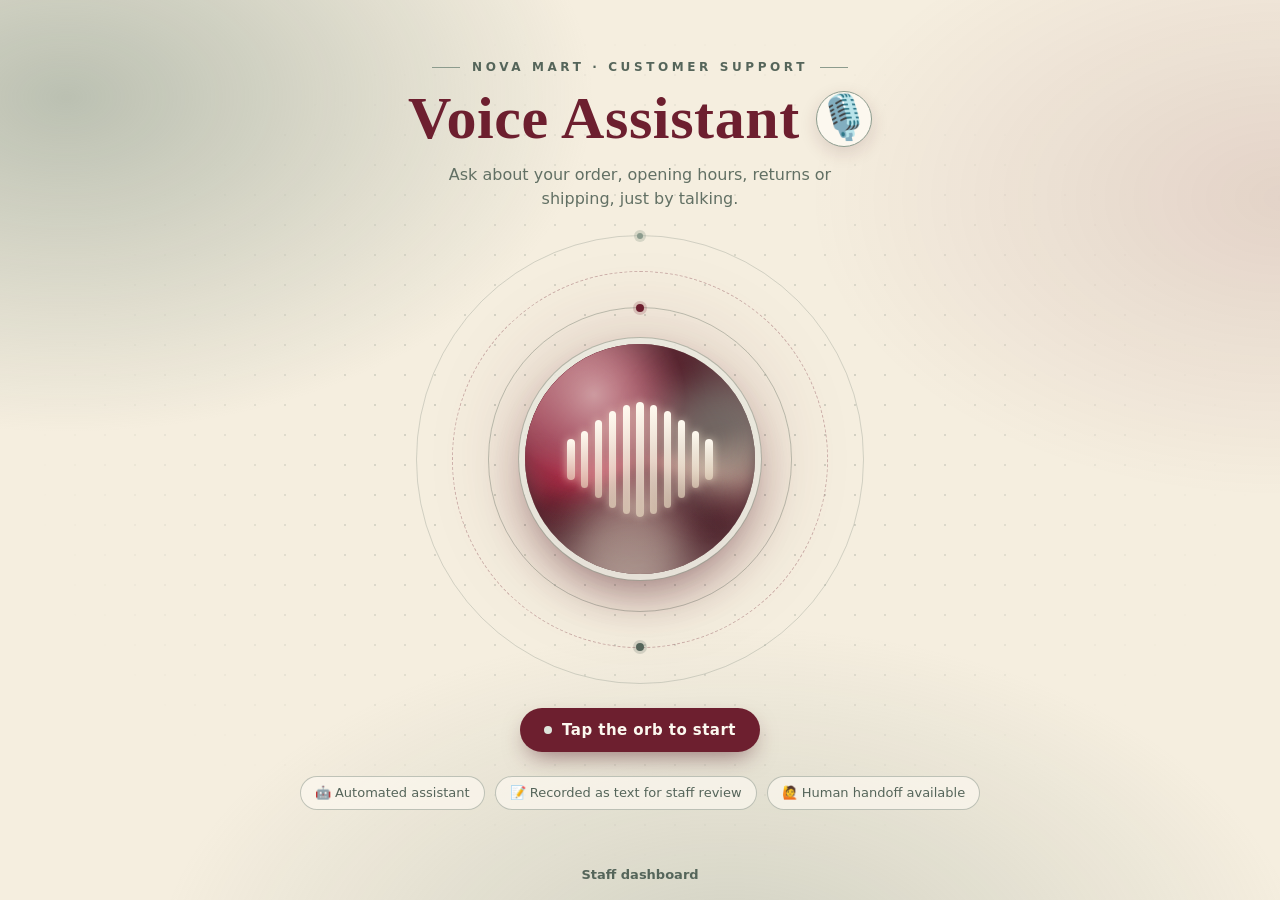
<file: index.html>
<!doctype html>
<html lang="en">
<head>
  <meta charset="utf-8">
  <meta name="viewport" content="width=device-width, initial-scale=1">
  <title>Voice Assistant</title>
  <style>
    :root {
      color-scheme: light;
      --cream: #f5eedf; --cream-hi: #fcf8ef; --cream-lo: #eadfca;
      --sage: #8c9b8d; --sage-dk: #55655a; --sage-lt: #dfe5dc;
      --burg: #6d1f2f; --burg-dk: #4e1522;
      --ink: #2d1c1f; --muted: #627064;
      --serif: "Iowan Old Style", "Palatino Linotype", Palatino, "Book Antiqua", Georgia, serif;
    }
    * { box-sizing: border-box; }
    html, body { min-height: 100%; margin: 0; }
    body {
      position: relative; min-height: 100vh; overflow-x: hidden; color: var(--ink);
      background: var(--cream);
      font: 16px/1.5 system-ui, -apple-system, "Segoe UI", Roboto, sans-serif;
      display: flex; flex-direction: column; align-items: center; justify-content: center;
      gap: 24px; padding: 28px 20px 60px; text-align: center;
    }

    /* ---------- background: sage and burgundy washes + fading dot grid ---------- */
    body::before {
      content: ""; position: fixed; inset: -20%; z-index: -2; pointer-events: none;
      background:
        radial-gradient(42% 38% at 18% 22%, rgba(140, 155, 141, .55), transparent 70%),
        radial-gradient(38% 34% at 86% 30%, rgba(109, 31, 47, .13), transparent 70%),
        radial-gradient(46% 40% at 55% 92%, rgba(140, 155, 141, .35), transparent 70%);
      animation: drift 24s ease-in-out infinite alternate;
    }
    body::after {
      content: ""; position: fixed; inset: 0; z-index: -1; pointer-events: none;
      background-image: radial-gradient(rgba(85, 101, 90, .28) 1px, transparent 1.3px);
      background-size: 30px 30px;
      -webkit-mask-image: radial-gradient(ellipse at 50% 50%, #000 10%, transparent 68%);
              mask-image: radial-gradient(ellipse at 50% 50%, #000 10%, transparent 68%);
    }
    @keyframes drift { to { transform: translate(3%, -2%) rotate(4deg) scale(1.06); } }

    /* ---------- heading ---------- */
    .eyebrow { font-size: 12px; font-weight: 700; letter-spacing: .3em; text-transform: uppercase; color: var(--sage-dk); margin-bottom: 10px; }
    .eyebrow::before, .eyebrow::after { content: ""; display: inline-block; width: 28px; height: 1px; background: var(--sage); vertical-align: middle; margin: 0 12px; }
    .title {
      display: flex; align-items: center; justify-content: center; gap: 16px;
      margin: 0; font-family: var(--serif); font-weight: 700; font-size: clamp(34px, 6.4vw, 60px);
      letter-spacing: .01em; line-height: 1.08; color: var(--burg);
    }
    .emoji {
      width: 1.3em; height: 1.3em; display: grid; place-items: center; font-size: .72em; letter-spacing: 0;
      border-radius: 50%; background: var(--cream-hi); border: 1px solid var(--sage);
      box-shadow: 0 6px 18px rgba(78, 21, 34, .14); animation: bob 3.4s ease-in-out infinite;
    }
    @keyframes bob { 50% { transform: translateY(-5px) rotate(-6deg); } }
    .sub { margin: 12px auto 0; max-width: 44ch; color: var(--muted); font-size: 16px; }

    /* ---------- stage: orb + orbits + ripples ---------- */
    .stage {
      --size: clamp(150px, 26vmin, 230px);
      position: relative; width: calc(var(--size) * 1.95); height: calc(var(--size) * 1.95);
      display: grid; place-items: center; flex: none;
    }
    .ring { position: absolute; border-radius: 50%; border: 1px solid rgba(85, 101, 90, .35); animation: spin 26s linear infinite; }
    .ring::after {
      content: ""; position: absolute; top: -4px; left: 50%; width: 8px; height: 8px; margin-left: -4px; border-radius: 50%;
      background: var(--burg); box-shadow: 0 0 0 3px rgba(109, 31, 47, .18);
    }
    .r1 { width: 68%; height: 68%; animation-duration: 18s; }
    .r2 { width: 84%; height: 84%; border-style: dashed; border-color: rgba(109, 31, 47, .3); animation-duration: 32s; animation-direction: reverse; }
    .r2::after { background: var(--sage-dk); box-shadow: 0 0 0 3px rgba(85, 101, 90, .2); top: auto; bottom: -4px; }
    .r3 { width: 100%; height: 100%; border-color: rgba(85, 101, 90, .22); animation-duration: 46s; }
    .r3::after { background: var(--sage); box-shadow: 0 0 0 3px rgba(140, 155, 141, .3); width: 6px; height: 6px; margin-left: -3px; top: -3px; }
    @keyframes spin { to { transform: rotate(360deg); } }

    .ripple {
      position: absolute; width: var(--size); height: var(--size); border-radius: 50%;
      border: 1.5px solid rgba(109, 31, 47, .4); opacity: 0; animation: ripple 5s ease-out infinite;
    }
    .ripple:nth-of-type(2) { animation-delay: 1.7s; }
    .ripple:nth-of-type(3) { animation-delay: 3.4s; }
    @keyframes ripple { 0% { transform: scale(1); opacity: .55; } 100% { transform: scale(1.85); opacity: 0; } }

    /* ---------- the orb ---------- */
    .orb {
      position: relative; width: var(--size); height: var(--size);
      border: 0; padding: 0; border-radius: 50%; cursor: pointer; background: radial-gradient(circle at 50% 40%, #5a1627 0%, #3a0c17 70%);
      overflow: hidden; isolation: isolate; z-index: 2;
      box-shadow: 0 0 0 6px rgba(252, 248, 239, .75), 0 0 0 7px rgba(140, 155, 141, .55),
                  0 22px 50px -8px rgba(78, 21, 34, .55), 0 0 90px 10px rgba(109, 31, 47, .18);
      transition: transform .35s cubic-bezier(.2, .8, .2, 1), box-shadow .35s;
      animation: breathe 5s ease-in-out infinite;
    }
    .orb:hover { transform: scale(1.06); box-shadow: 0 0 0 6px rgba(252,248,239,.9), 0 0 0 7px var(--sage), 0 26px 60px -8px rgba(78,21,34,.65), 0 0 110px 16px rgba(109,31,47,.26); }
    .orb:active { transform: scale(.97); }
    .orb:focus-visible { outline: 3px solid var(--burg); outline-offset: 12px; }
    @keyframes breathe { 50% { transform: scale(1.03); } }

    .blob { position: absolute; border-radius: 50%; filter: blur(20px); mix-blend-mode: normal; }
    .b1 { width: 72%; height: 72%; left: -12%; top: -8%; background: #9a2b45; opacity: .9; animation: d1 9s ease-in-out infinite; }
    .b2 { width: 54%; height: 54%; right: -10%; top: 14%; background: #8c9b8d; opacity: .62; animation: d2 11s ease-in-out infinite; }
    .b3 { width: 50%; height: 50%; left: 20%; bottom: -14%; background: #eadfca; opacity: .5; animation: d3 13s ease-in-out infinite; }
    @keyframes d1 { 50% { transform: translate(35%, 30%) scale(1.15); } }
    @keyframes d2 { 50% { transform: translate(-40%, 20%) scale(.9); } }
    @keyframes d3 { 50% { transform: translate(25%, -35%) scale(1.2); } }

    .ribbons {
      position: absolute; inset: 0; border-radius: 50%; mix-blend-mode: overlay; opacity: .75; filter: blur(6px);
      background: conic-gradient(from 0deg, transparent 0 20%, rgba(255,246,228,.8) 28%, transparent 36% 62%, rgba(255,246,228,.55) 70%, transparent 78%);
      animation: spin 12s linear infinite;
    }
    .glass {
      position: absolute; inset: 0; border-radius: 50%; pointer-events: none;
      background: radial-gradient(circle at 30% 22%, rgba(255,250,238,.55) 0, rgba(255,250,238,0) 38%),
                  radial-gradient(circle at 50% 120%, rgba(255,250,238,.25) 0, rgba(255,250,238,0) 50%);
      box-shadow: inset 0 0 40px rgba(255, 246, 228, .2);
    }

    /* voice waveform inside the orb */
    .wave { position: absolute; inset: 0; display: flex; align-items: center; justify-content: center; gap: calc(var(--size) * .028); z-index: 1; }
    .wave i {
      display: block; width: calc(var(--size) * .032); height: calc(var(--size) * .5 * var(--h));
      border-radius: 99px; background: linear-gradient(#fffaf0, rgba(245, 232, 205, .65));
      box-shadow: 0 0 10px rgba(255, 244, 220, .65);
      transform-origin: center; animation: eq var(--dur, 2.2s) ease-in-out infinite; animation-delay: calc(var(--i) * -.19s);
    }
    @keyframes eq { 0%, 100% { transform: scaleY(.22); opacity: .75; } 50% { transform: scaleY(1); opacity: 1; } }

    /* speaking state (set from JS on the stage) */
    .stage.speaking .orb { animation: breathe 1.1s ease-in-out infinite; }
    .stage.speaking .wave i { --dur: .55s; }
    .stage.speaking .ribbons { animation-duration: 3s; }
    .stage.speaking .ripple { animation-duration: 2s; }
    .stage.speaking .ring { animation-duration: 9s; }

    /* ---------- call to action + trust row ---------- */
    .cta {
      display: inline-flex; align-items: center; gap: 10px; margin: 0; padding: 11px 24px; border-radius: 999px;
      background: var(--burg); color: var(--cream-hi); font-size: 15px; font-weight: 600; letter-spacing: .03em;
      box-shadow: 0 10px 24px -8px rgba(78, 21, 34, .6);
    }
    .cta::before { content: ""; width: 8px; height: 8px; border-radius: 50%; background: var(--sage-lt); box-shadow: 0 0 0 0 rgba(223, 229, 220, .7); animation: ping 1.8s infinite; }
    @keyframes ping { 70% { box-shadow: 0 0 0 9px rgba(223, 229, 220, 0); } 100% { box-shadow: 0 0 0 0 rgba(223, 229, 220, 0); } }
    .trust { display: flex; flex-wrap: wrap; justify-content: center; gap: 8px 10px; margin: 0; padding: 0; list-style: none; }
    .trust li { font-size: 13px; color: var(--sage-dk); padding: 6px 14px; border-radius: 999px; border: 1px solid rgba(85, 101, 90, .35); background: rgba(252, 248, 239, .7); }
    .links { position: fixed; bottom: 16px; left: 0; right: 0; font-size: 13px; }
    .links a { color: var(--sage-dk); text-decoration: none; font-weight: 600; border-bottom: 1px solid transparent; }
    .links a:hover { color: var(--burg); border-bottom-color: var(--burg); }

    @media (max-width: 480px) {
      .eyebrow { letter-spacing: .2em; font-size: 11px; }
      .eyebrow::before, .eyebrow::after { display: none; }
    }

    @media (prefers-reduced-motion: reduce) {
      *, *::before, *::after { animation: none !important; transition: none !important; }
      .wave i { transform: scaleY(.6); }
    }
  </style>
</head>
<body>
  <header>
    <div class="eyebrow">Nova Mart · Customer support</div>
    <h1 class="title"><span>Voice Assistant</span><span class="emoji" aria-hidden="true">🎙️</span></h1>
    <p class="sub">Ask about your order, opening hours, returns or shipping, just by talking.</p>
  </header>

  <div class="stage" id="stage">
    <span class="ring r3"></span><span class="ring r2"></span><span class="ring r1"></span>
    <span class="ripple"></span><span class="ripple"></span><span class="ripple"></span>
    <button class="orb" id="orb" type="button" aria-label="Start the voice assistant">
      <span class="blob b1"></span><span class="blob b2"></span><span class="blob b3"></span>
      <span class="ribbons"></span>
      <span class="wave" aria-hidden="true">
        <i style="--i:0;--h:.35"></i><i style="--i:1;--h:.5"></i><i style="--i:2;--h:.68"></i><i style="--i:3;--h:.85"></i>
        <i style="--i:4;--h:.95"></i><i style="--i:5;--h:1"></i><i style="--i:6;--h:.95"></i><i style="--i:7;--h:.85"></i>
        <i style="--i:8;--h:.68"></i><i style="--i:9;--h:.5"></i><i style="--i:10;--h:.35"></i>
      </span>
      <span class="glass"></span>
    </button>
  </div>

  <p class="cta" id="hint">Tap the orb to start</p>
  <ul class="trust" aria-label="About this service">
    <li>🤖 Automated assistant</li>
    <li>📝 Recorded as text for staff review</li>
    <li>🙋 Human handoff available</li>
  </ul>
  <div class="links"><a href="staff.html" id="staff-link">Staff dashboard</a></div>

  <script>
    // Keep ?mock=1 (or any query string) when moving between pages.
    const q = location.search;
    document.getElementById("staff-link").href = "staff.html" + q;
    const GREETING = "Hello, I'm Nova Mart's automated assistant. How can I help you today?";
    const orb = document.getElementById("orb");
    const stage = document.getElementById("stage");
    const hint = document.getElementById("hint");
    let going = false;

    function go() {
      if (going) return; going = true;
      document.body.style.transition = "opacity .35s";
      document.body.style.opacity = "0";
      setTimeout(() => (location.href = "call.html" + q), 350);
    }

    orb.addEventListener("click", () => {
      if (going) return;
      try { sessionStorage.setItem("greeted", "1"); } catch {}
      if (!("speechSynthesis" in window)) { try { sessionStorage.removeItem("greeted"); } catch {} return go(); }
      // Speak the greeting now: a tap is the user gesture browsers require for audio.
      stage.classList.add("speaking");
      hint.textContent = "Nova Mart's automated assistant is greeting you…";
      speechSynthesis.cancel();
      const u = new SpeechSynthesisUtterance(GREETING);
      u.lang = "en-US";
      u.onend = u.onerror = go;
      speechSynthesis.speak(u);
      setTimeout(go, 9000); // safety net if speech never finishes
    });
  </script>
</body>
</html>
</file>
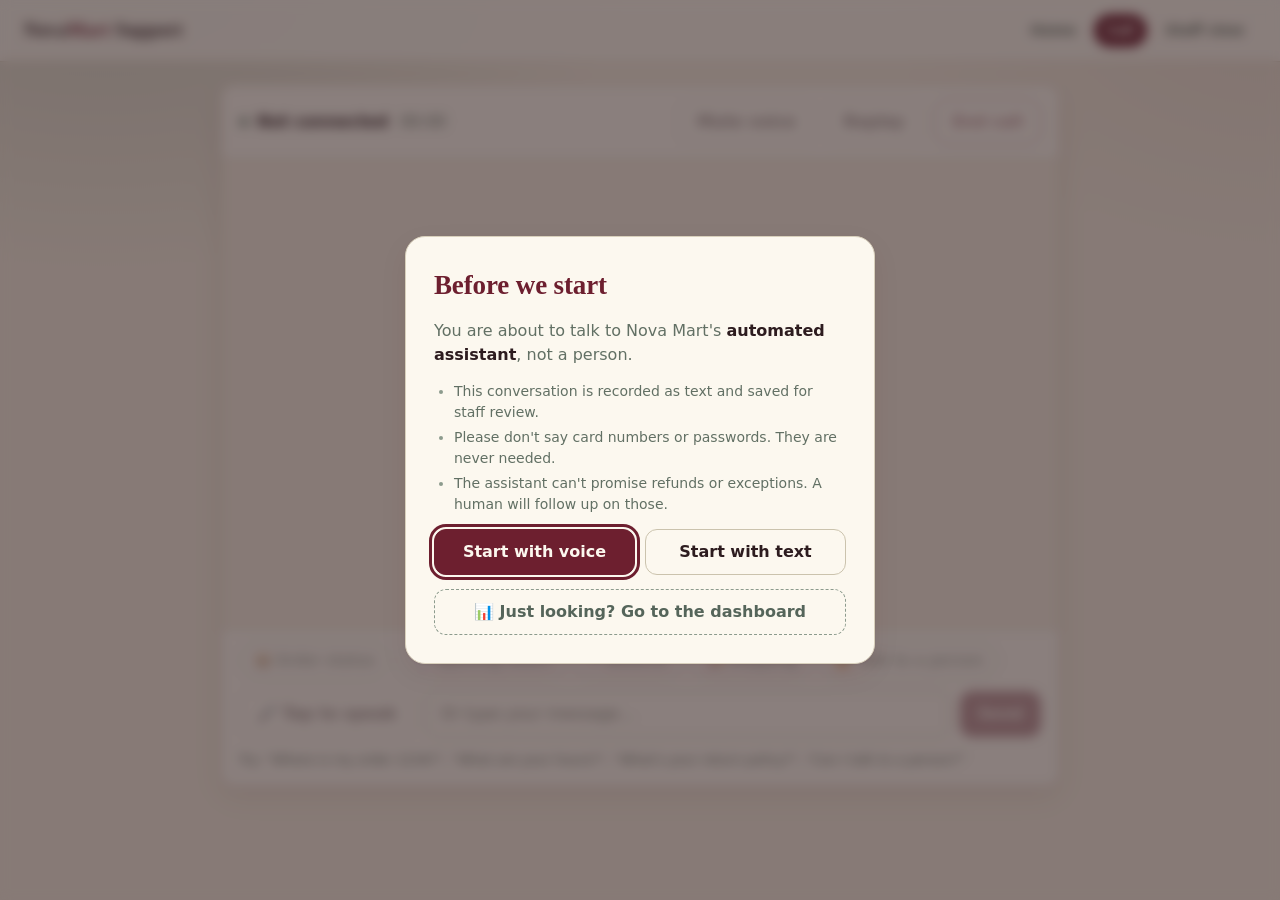
<file: call.html>
<!doctype html>
<html lang="en">
<head>
  <meta charset="utf-8">
  <meta name="viewport" content="width=device-width, initial-scale=1">
  <title>Nova Mart – Call Assistant</title>
  <link rel="stylesheet" href="style.css">
</head>
<body>
  <header class="topbar">
    <div class="brand">Nova<span>Mart</span> Support</div>
    <nav><a href="index.html">Home</a><a href="call.html" aria-current="page">Call</a><a href="staff.html">Staff view</a></nav>
  </header>

  <!-- consent + mode selection, shown before any session starts -->
  <div class="overlay" id="consent" role="dialog" aria-modal="true" aria-labelledby="consent-title">
    <div class="card dialog">
      <h1 id="consent-title">Before we start</h1>
      <p>You are about to talk to Nova Mart's <b>automated assistant</b>, not a person.</p>
      <ul>
        <li>This conversation is recorded as text and saved for staff review.</li>
        <li>Please don't say card numbers or passwords. They are never needed.</li>
        <li>The assistant can't promise refunds or exceptions. A human will follow up on those.</li>
      </ul>
      <div class="mode-pick">
        <button class="btn primary" id="start-voice">Start with voice</button>
        <button class="btn" id="start-text">Start with text</button>
      </div>
      <a class="btn dash-link" id="dash-link" href="staff.html">📊 Just looking? Go to the dashboard</a>
      <p class="hint" id="voice-support" hidden>Voice isn't supported in this browser. Text mode is available (Chrome works best for voice).</p>
    </div>
  </div>

  <main class="shell">
    <div class="banner" id="banner" hidden role="status"></div>

    <section class="card" aria-label="Call">
      <div class="callbar">
        <span class="status"><span class="dot" id="dot"></span><span id="status-text">Not connected</span></span>
        <span class="timer" id="timer">00:00</span>
        <span class="pill" id="mode-pill" hidden></span>
        <span class="spacer"></span>
        <button class="btn" id="mute" aria-pressed="false" disabled>Mute voice</button>
        <button class="btn" id="replay" disabled>Replay</button>
        <button class="btn danger" id="end" disabled>End call</button>
      </div>
      <div class="transcript" id="transcript" role="log" aria-live="polite" aria-label="Live transcript">
        <div class="empty" id="empty">Your live transcript will appear here once the call starts.</div>
      </div>
      <div class="controls">
        <div class="chips" id="chips" role="group" aria-label="Quick replies">
          <button class="chip" data-say="Where is my order?" disabled>📦 Order status</button>
          <button class="chip" data-say="What are your opening hours?" disabled>🕘 Opening hours</button>
          <button class="chip" data-say="What is your return policy?" disabled>↩️ Returns</button>
          <button class="chip" data-say="How long does shipping take?" disabled>🚚 Shipping</button>
          <button class="chip" data-say="I want to talk to a person" disabled>🙋 Talk to a person</button>
        </div>
        <div class="row">
          <button class="btn mic" id="mic" aria-pressed="false" disabled>🎤 Tap to speak</button>
          <form class="row" id="text-form" style="flex:1" autocomplete="off">
            <label class="sr-only" for="text-input">Type your message</label>
            <input type="text" id="text-input" placeholder="Or type your message…" disabled>
            <button class="btn primary" id="send" type="submit" disabled>Send</button>
          </form>
        </div>
        <div class="hint">Try: “Where is my order 1234?”, “What are your hours?”, “What's your return policy?”, “Can I talk to a person?”</div>
      </div>
    </section>

    <section class="card summary" id="summary" hidden aria-label="Call summary">
      <h2 id="summary-title">Call ended</h2>
      <div id="summary-body"></div>
      <div><button class="btn primary" id="new-call">Start a new call</button></div>
    </section>
  </main>

  <script>document.getElementById("dash-link").href = "staff.html" + location.search;</script>
  <script src="api.js"></script>
  <script src="app.js"></script>
</body>
</html>
</file>
<file: style.css>
/* =====================================================================
   NOVA MART: three-colour palette
   - Muted sage gray   (structure, secondary text, "resolved")
   - Warm cream beige  (surfaces)
   - Deep burgundy     (brand, actions, emphasis)
   Everything below is a shade or tint of those three, plus one dark
   burgundy-brown for body text.
   ===================================================================== */
:root {
  color-scheme: light;

  --cream:     #f5eedf;   /* page */
  --cream-hi:  #fcf8ef;   /* cards, inputs */
  --cream-lo:  #eadfca;   /* deeper beige: hover, tracks, notices */
  --sage:      #8c9b8d;   /* the sage gray itself */
  --sage-dk:   #55655a;   /* sage for text and strong lines */
  --sage-lt:   #dfe5dc;   /* sage tint: agent bubbles, hovers */
  --burg:      #6d1f2f;   /* the deep burgundy */
  --burg-dk:   #4e1522;   /* pressed / hover */
  --burg-lt:   #f0dcdd;   /* burgundy tint */
  --tan-ink:   #6c5832;   /* text on deeper beige */

  --bg: var(--cream);
  --panel: var(--cream-hi);
  --ink: #2d1c1f;
  --muted: #627064;
  --line: #d8d0bc;

  --brand: var(--burg);
  --brand-ink: var(--cream-hi);
  --brand-soft: var(--burg-lt);

  --good: #4a6050;        --good-soft: var(--sage-lt);
  --warn: var(--tan-ink); --warn-soft: #eddcb6;
  --bad: var(--burg);     --bad-soft: var(--burg-lt);

  --radius: 14px;
  --serif: "Iowan Old Style", "Palatino Linotype", Palatino, "Book Antiqua", Georgia, serif;
  --shadow: 0 1px 2px rgba(78, 21, 34, .06), 0 10px 28px rgba(78, 21, 34, .07);
}

* { box-sizing: border-box; }
html, body { height: 100%; }
body {
  margin: 0; color: var(--ink);
  background:
    radial-gradient(60% 50% at 8% -5%, rgba(140, 155, 141, .30), transparent 70%),
    radial-gradient(45% 40% at 100% 0%, rgba(109, 31, 47, .07), transparent 70%),
    var(--cream);
  background-attachment: fixed;
  font: 16px/1.5 system-ui, -apple-system, "Segoe UI", Roboto, sans-serif;
}

button, input, select { font: inherit; color: inherit; }
button { cursor: pointer; }
:focus-visible { outline: 3px solid var(--burg); outline-offset: 2px; }
.sr-only { position: absolute; width: 1px; height: 1px; overflow: hidden; clip: rect(0 0 0 0); }

/* ---------- top bar ---------- */
.topbar {
  display: flex; align-items: center; justify-content: space-between;
  padding: 14px 24px; background: rgba(252, 248, 239, .85); backdrop-filter: blur(8px);
  border-bottom: 1px solid var(--line);
}
.brand { font-family: var(--serif); font-weight: 700; font-size: 19px; letter-spacing: .01em; }
.brand span { color: var(--burg); }
.topbar nav { display: flex; align-items: center; }
.topbar nav a {
  color: var(--muted); text-decoration: none; margin-left: 6px; font-size: 14px; font-weight: 600;
  padding: 6px 12px; border-radius: 999px;
}
.topbar nav a:hover { color: var(--burg); background: var(--sage-lt); }
.topbar nav a[aria-current] { color: var(--cream-hi); background: var(--burg); }

/* ---------- layout ---------- */
.shell { max-width: 880px; margin: 0 auto; padding: 22px 20px 40px; display: grid; gap: 16px; }
.wide { max-width: 1100px; }
.card { background: var(--panel); border: 1px solid var(--line); border-radius: var(--radius); box-shadow: var(--shadow); }

/* ---------- call header ---------- */
.callbar { display: flex; align-items: center; gap: 12px; padding: 14px 18px; flex-wrap: wrap; border-bottom: 1px solid var(--line); }
.status { display: inline-flex; align-items: center; gap: 8px; font-weight: 600; }
.dot { width: 10px; height: 10px; border-radius: 50%; background: var(--sage); }
.dot.live { background: var(--good); box-shadow: 0 0 0 4px var(--sage-lt); }
.dot.listening { background: var(--burg); animation: pulse 1.2s infinite; }
@keyframes pulse { 0% { box-shadow: 0 0 0 0 rgba(109, 31, 47, .45); } 100% { box-shadow: 0 0 0 10px rgba(109, 31, 47, 0); } }
.timer { color: var(--muted); font-variant-numeric: tabular-nums; }
.spacer { flex: 1; }
.pill { font-size: 12px; padding: 3px 11px; border-radius: 999px; background: var(--sage-lt); color: var(--sage-dk); font-weight: 700; letter-spacing: .02em; }
.pill.warn { background: var(--warn-soft); color: var(--warn); }
.pill.good { background: var(--sage-lt); color: var(--good); }
.pill.bad  { background: var(--burg-lt); color: var(--burg); }

.banner { padding: 11px 16px; border-radius: 12px; background: var(--warn-soft); color: var(--warn); font-size: 14px; border: 1px solid #dcc995; }
.banner[hidden] { display: none; }

/* ---------- transcript ---------- */
.transcript {
  height: min(52vh, 520px); overflow-y: auto; padding: 18px;
  display: flex; flex-direction: column; gap: 10px; scroll-behavior: smooth;
  background: linear-gradient(var(--cream), var(--cream));
}
.empty { margin: auto; color: var(--muted); text-align: center; max-width: 36ch; }
.msg { max-width: 78%; padding: 10px 15px; border-radius: 16px; word-wrap: break-word; }
.msg small { display: block; font-size: 12px; margin-top: 4px; opacity: .8; }
.msg.agent { align-self: flex-start; background: var(--sage-lt); border: 1px solid #c9d3c6; border-bottom-left-radius: 4px; }
.msg.customer { align-self: flex-end; background: var(--burg); color: var(--cream-hi); border-bottom-right-radius: 4px; }
.msg.interim { opacity: .65; font-style: italic; }
.msg.system { align-self: center; background: transparent; color: var(--muted); font-size: 13px; text-align: center; padding: 2px; }
.msg.agent.escalated { background: var(--warn-soft); border: 1px solid #cdb67f; color: #4d3c1c; }

/* ---------- controls ---------- */
.controls { padding: 14px 18px 16px; display: grid; gap: 12px; border-top: 1px solid var(--line); }
.row { display: flex; gap: 10px; align-items: center; }
.row > input[type=text] {
  flex: 1; padding: 11px 15px; border: 1px solid #cbc3ad; border-radius: 12px; background: var(--cream-hi);
}
.row > input[type=text]::placeholder { color: #8a8c80; }
.row > input[type=text]:focus { outline: none; border-color: var(--burg); box-shadow: 0 0 0 3px var(--burg-lt); }
.btn {
  border: 1px solid #cbc3ad; background: var(--cream-hi); border-radius: 12px;
  padding: 10px 17px; font-weight: 600; transition: background .15s, border-color .15s, color .15s;
}
.btn:hover:not(:disabled) { background: var(--sage-lt); border-color: var(--sage); }
.btn:disabled { opacity: .45; cursor: not-allowed; }
.btn.primary { background: var(--burg); color: var(--cream-hi); border-color: var(--burg); }
.btn.primary:hover:not(:disabled) { background: var(--burg-dk); border-color: var(--burg-dk); }
.btn.danger { background: transparent; color: var(--burg); border-color: var(--burg); }
.btn.danger:hover:not(:disabled) { background: var(--burg); color: var(--cream-hi); border-color: var(--burg); }
.btn.mic { min-width: 150px; }
.btn.mic.on { background: var(--burg-lt); color: var(--burg); border-color: var(--burg); }
.hint { color: var(--muted); font-size: 13px; }

/* quick replies */
.chips { display: flex; flex-wrap: wrap; gap: 8px; }
.chip { border: 1px solid var(--sage); background: transparent; color: var(--sage-dk); border-radius: 999px; padding: 6px 14px; font-size: 14px; font-weight: 600; transition: background .15s, color .15s; }
.chip:hover:not(:disabled) { background: var(--sage-lt); color: var(--ink); }
.chip:disabled { opacity: .45; cursor: not-allowed; }

/* ---------- consent dialog ---------- */
.overlay {
  position: fixed; inset: 0; background: rgba(45, 28, 31, .55); backdrop-filter: blur(6px);
  display: grid; place-items: center; padding: 20px; z-index: 10;
}
.overlay[hidden] { display: none; }
.dialog { max-width: 470px; padding: 28px; display: grid; gap: 14px; border-radius: 20px; }
.dialog h1 { margin: 0; font-family: var(--serif); font-size: 27px; color: var(--burg); letter-spacing: -.005em; }
.dialog p { margin: 0; color: var(--muted); }
.dialog p b { color: var(--ink); }
.dialog ul { margin: 0; padding-left: 20px; color: var(--muted); font-size: 14px; display: grid; gap: 4px; }
.dialog li::marker { color: var(--sage); }
.mode-pick { display: grid; grid-template-columns: 1fr 1fr; gap: 10px; }
.dash-link { display: block; text-align: center; text-decoration: none; color: var(--sage-dk); border-style: dashed; border-color: var(--sage); background: transparent; }
.dash-link:hover { color: var(--burg); }

/* ---------- summary / handoff ---------- */
.summary { padding: 18px 20px; display: grid; gap: 8px; }
.summary[hidden] { display: none; }
.summary h2 { margin: 0; font-family: var(--serif); font-size: 19px; }
.summary p { margin: 0; }
.summary .ref { font-weight: 700; font-variant-numeric: tabular-nums; color: var(--burg); }
.summary.handoff { background: var(--warn-soft); border-color: #cdb67f; }

/* ---------- order card + number confirmation ---------- */
.ordercard { align-self: flex-start; width: min(78%, 380px); border: 1px solid var(--line); background: var(--cream-hi); border-radius: 16px; padding: 13px 15px; display: grid; gap: 9px; box-shadow: var(--shadow); }
.ordercard h3 { margin: 0; font-family: var(--serif); font-size: 16px; }
.ordercard .meta { color: var(--muted); font-size: 13px; }
.steps { display: grid; grid-template-columns: repeat(3, 1fr); gap: 6px; }
.step { text-align: center; font-size: 12px; color: var(--muted); text-transform: capitalize; }
.step::before { content: ""; display: block; height: 6px; border-radius: 99px; background: var(--cream-lo); margin-bottom: 5px; }
.step.done { color: var(--ink); }
.step.done::before { background: var(--sage); }
.step.cur { font-weight: 700; color: var(--burg); }
.step.cur::before { background: var(--burg); }
.confirm { align-self: flex-end; border: 1px solid var(--burg); background: var(--burg-lt); border-radius: 16px; padding: 11px 15px; display: grid; gap: 9px; max-width: 78%; }
.confirm .row { display: flex; gap: 8px; flex-wrap: wrap; }

/* ---------- staff dashboard ---------- */
.stats { display: grid; grid-template-columns: repeat(4, 1fr); gap: 12px; }
.stat { padding: 16px 18px; }
.stat b { display: block; font-family: var(--serif); font-size: 32px; line-height: 1.1; color: var(--burg); }
.stat span { color: var(--muted); font-size: 13px; font-weight: 600; letter-spacing: .02em; }
@media (max-width: 600px) { .stats { grid-template-columns: 1fr 1fr; } }

.split2 { display: grid; grid-template-columns: 1fr 1fr; gap: 16px; }
@media (max-width: 700px) { .split2 { grid-template-columns: 1fr; } }
.chart { padding: 18px 20px; }
.chart h2 { margin: 0 0 14px; font-family: var(--serif); font-size: 17px; }
.bars { display: grid; gap: 11px; }
.barrow { display: grid; grid-template-columns: 112px 1fr 28px; gap: 10px; align-items: center; font-size: 14px; }
.barrow .bl { color: var(--muted); text-transform: capitalize; }
.barrow .bv { text-align: right; font-variant-numeric: tabular-nums; font-weight: 700; }
.track { height: 12px; background: var(--cream-lo); border-radius: 999px; overflow: hidden; }
.fill { height: 100%; border-radius: 999px; background: var(--burg); transition: width .4s; }
.fill.good { background: var(--sage); }
.fill.warn { background: #b79a5a; }
.fill.bad  { background: var(--burg); }

.filters { padding: 14px 18px; display: flex; gap: 12px; flex-wrap: wrap; align-items: end; }
.filters label { display: grid; gap: 4px; font-size: 13px; color: var(--muted); font-weight: 600; }
.filters select { padding: 9px 11px; border: 1px solid #cbc3ad; border-radius: 10px; background: var(--cream-hi); min-width: 150px; }
.filters select:focus { outline: none; border-color: var(--burg); box-shadow: 0 0 0 3px var(--burg-lt); }

.split { display: grid; grid-template-columns: 1.2fr 1fr; gap: 16px; align-items: start; }
@media (max-width: 800px) { .split { grid-template-columns: 1fr; } .msg { max-width: 90%; } }
table { width: 100%; border-collapse: collapse; font-size: 14px; }
th, td { text-align: left; padding: 11px 15px; border-bottom: 1px solid var(--line); }
th { color: var(--muted); font-weight: 700; font-size: 12px; text-transform: uppercase; letter-spacing: .06em; }
tbody tr:last-child > * { border-bottom: 0; }
#rows tr { cursor: pointer; }
#rows tr:hover, #rows tr.sel { background: var(--sage-lt); }
.detail { padding: 18px; display: grid; gap: 12px; }
.detail h2 { margin: 0; font-family: var(--serif); font-size: 19px; }
.kv { display: grid; grid-template-columns: 110px 1fr; gap: 7px 12px; font-size: 14px; }
.kv dt { color: var(--muted); font-weight: 600; }
.kv dd { margin: 0; }
.detail .transcript { height: 260px; border: 1px solid var(--line); border-radius: 12px; }

/* evaluation panel */
.evalpanel { padding: 18px 20px; display: grid; gap: 12px; }
.evhead { display: flex; align-items: center; gap: 10px; flex-wrap: wrap; }
.evhead h2 { margin: 0; font-family: var(--serif); font-size: 17px; }
.evalpanel h3 { margin: 4px 0 0; font-size: 14px; }
.evtiles { display: grid; grid-template-columns: repeat(4, 1fr); gap: 12px; }
@media (max-width: 700px) { .evtiles { grid-template-columns: 1fr 1fr; } }
.evtile { border: 1px solid var(--line); border-radius: 14px; padding: 13px 15px; background: var(--cream); display: grid; gap: 4px; align-content: start; }
.evtile b { font-family: var(--serif); font-size: 27px; color: var(--burg); line-height: 1.15; }
.evtile span:not(.pill) { color: var(--muted); font-size: 13px; }
.evtile .pill { justify-self: start; margin-top: 2px; }
.scrollx { overflow-x: auto; }
.matrix { width: auto; min-width: 100%; }
.matrix th, .matrix td { text-align: center; padding: 8px 10px; white-space: nowrap; }
.matrix tbody th { text-align: left; }
.matrix td.cell { font-variant-numeric: tabular-nums; font-weight: 700; }

@media (prefers-reduced-motion: reduce) {
  *, *::before, *::after { animation: none !important; transition-duration: .01ms !important; scroll-behavior: auto !important; }
}
</file>
